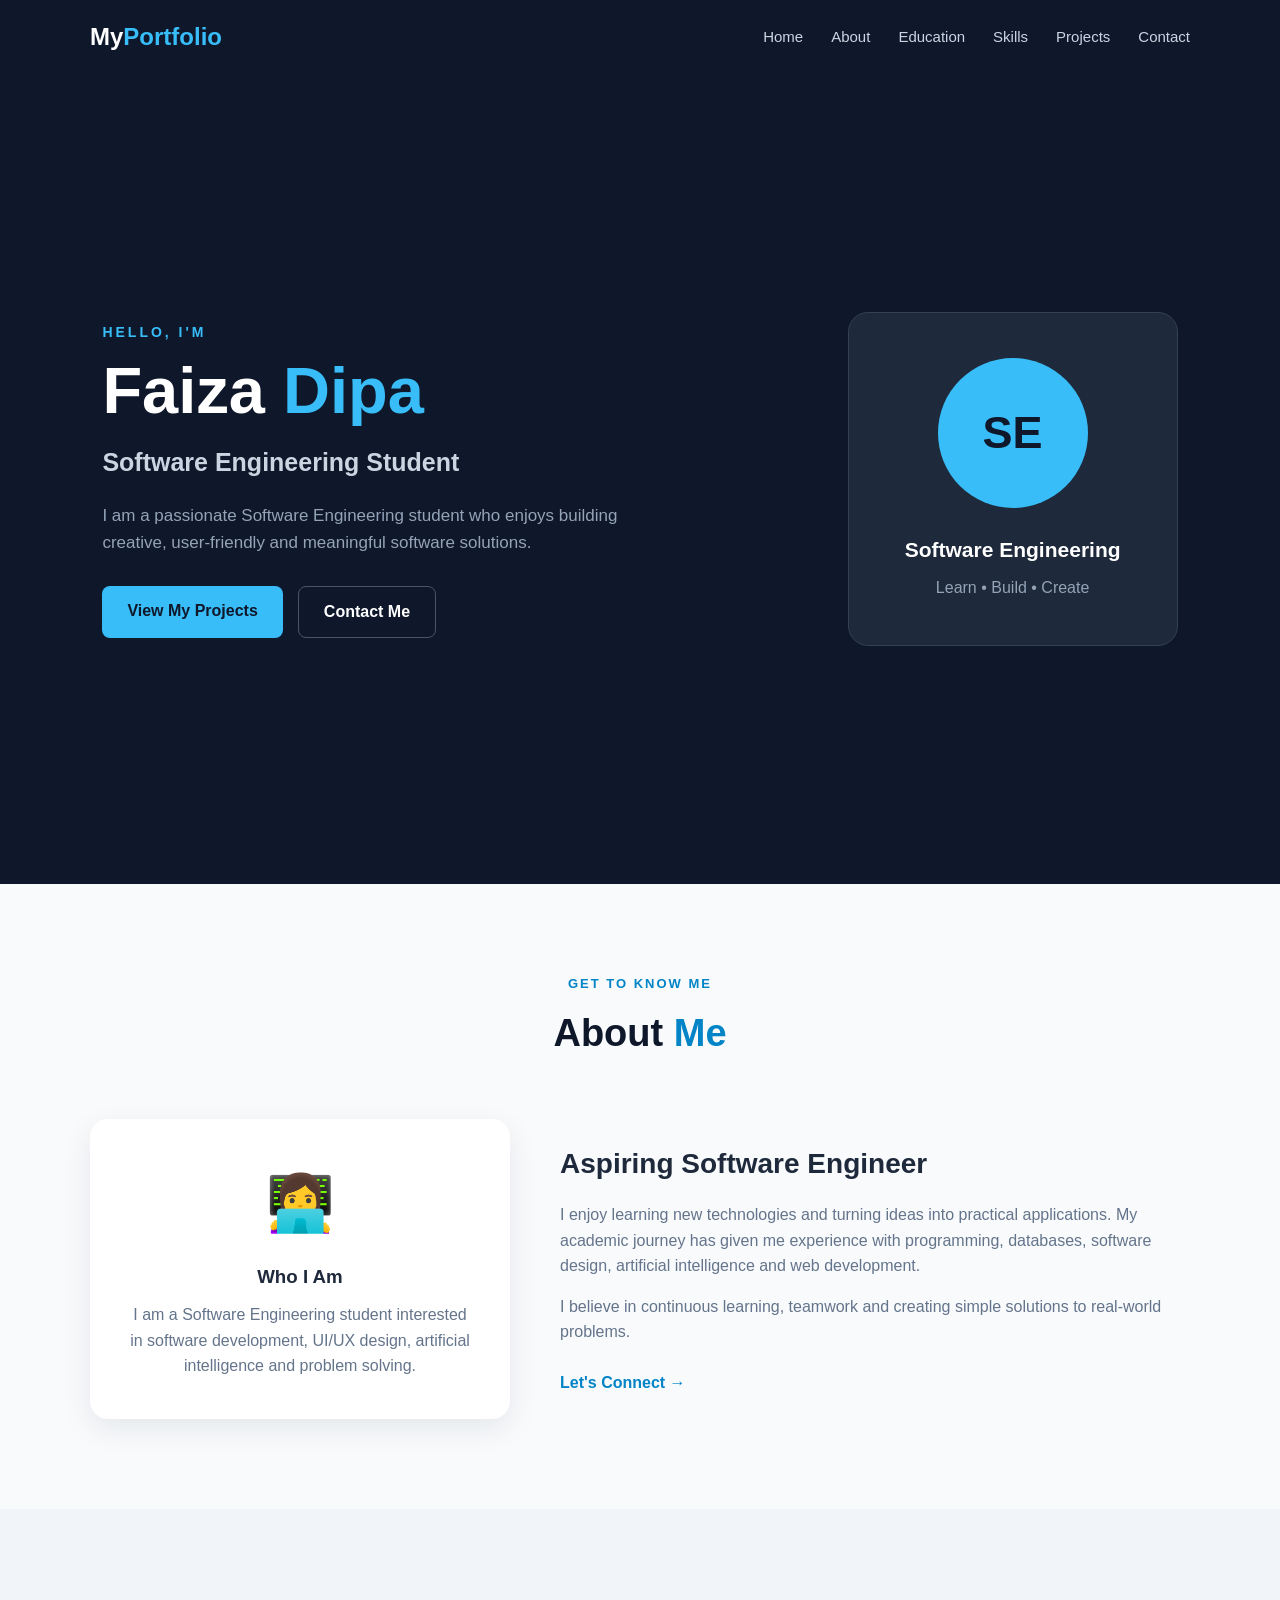
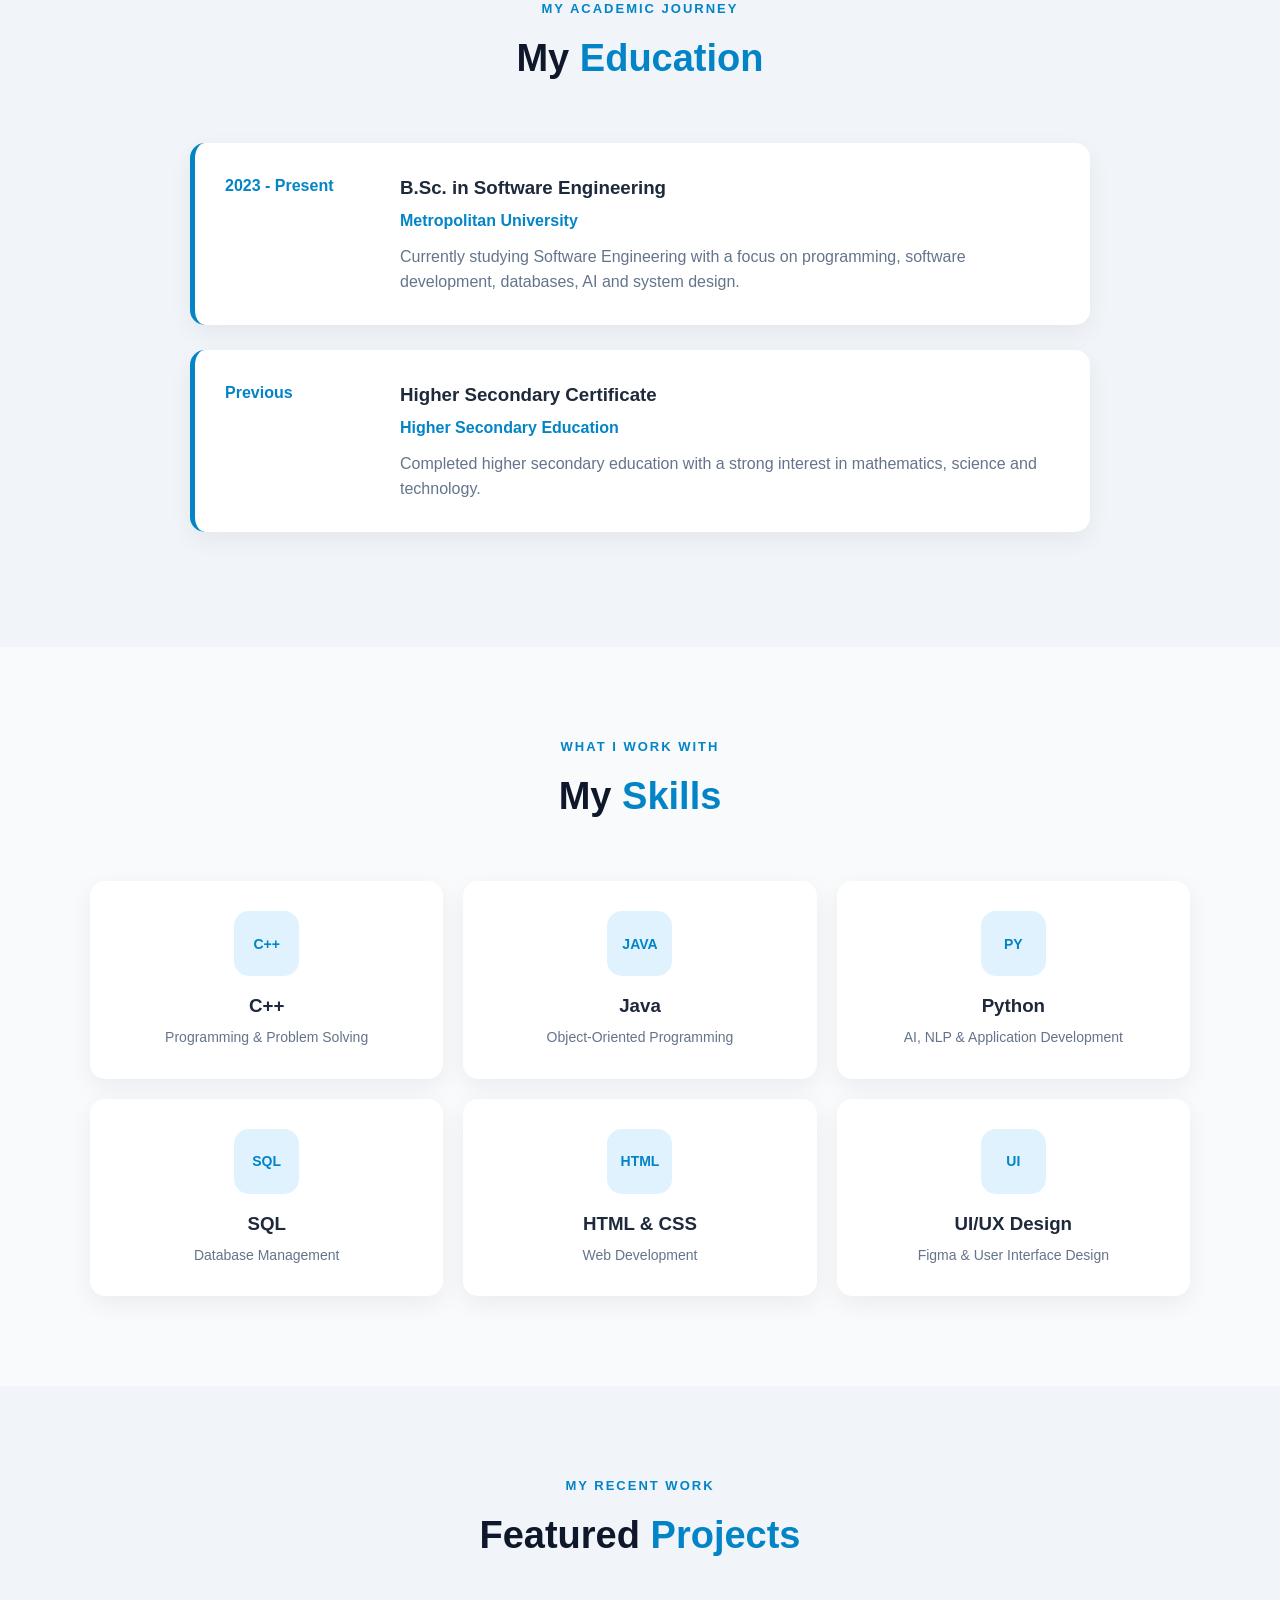
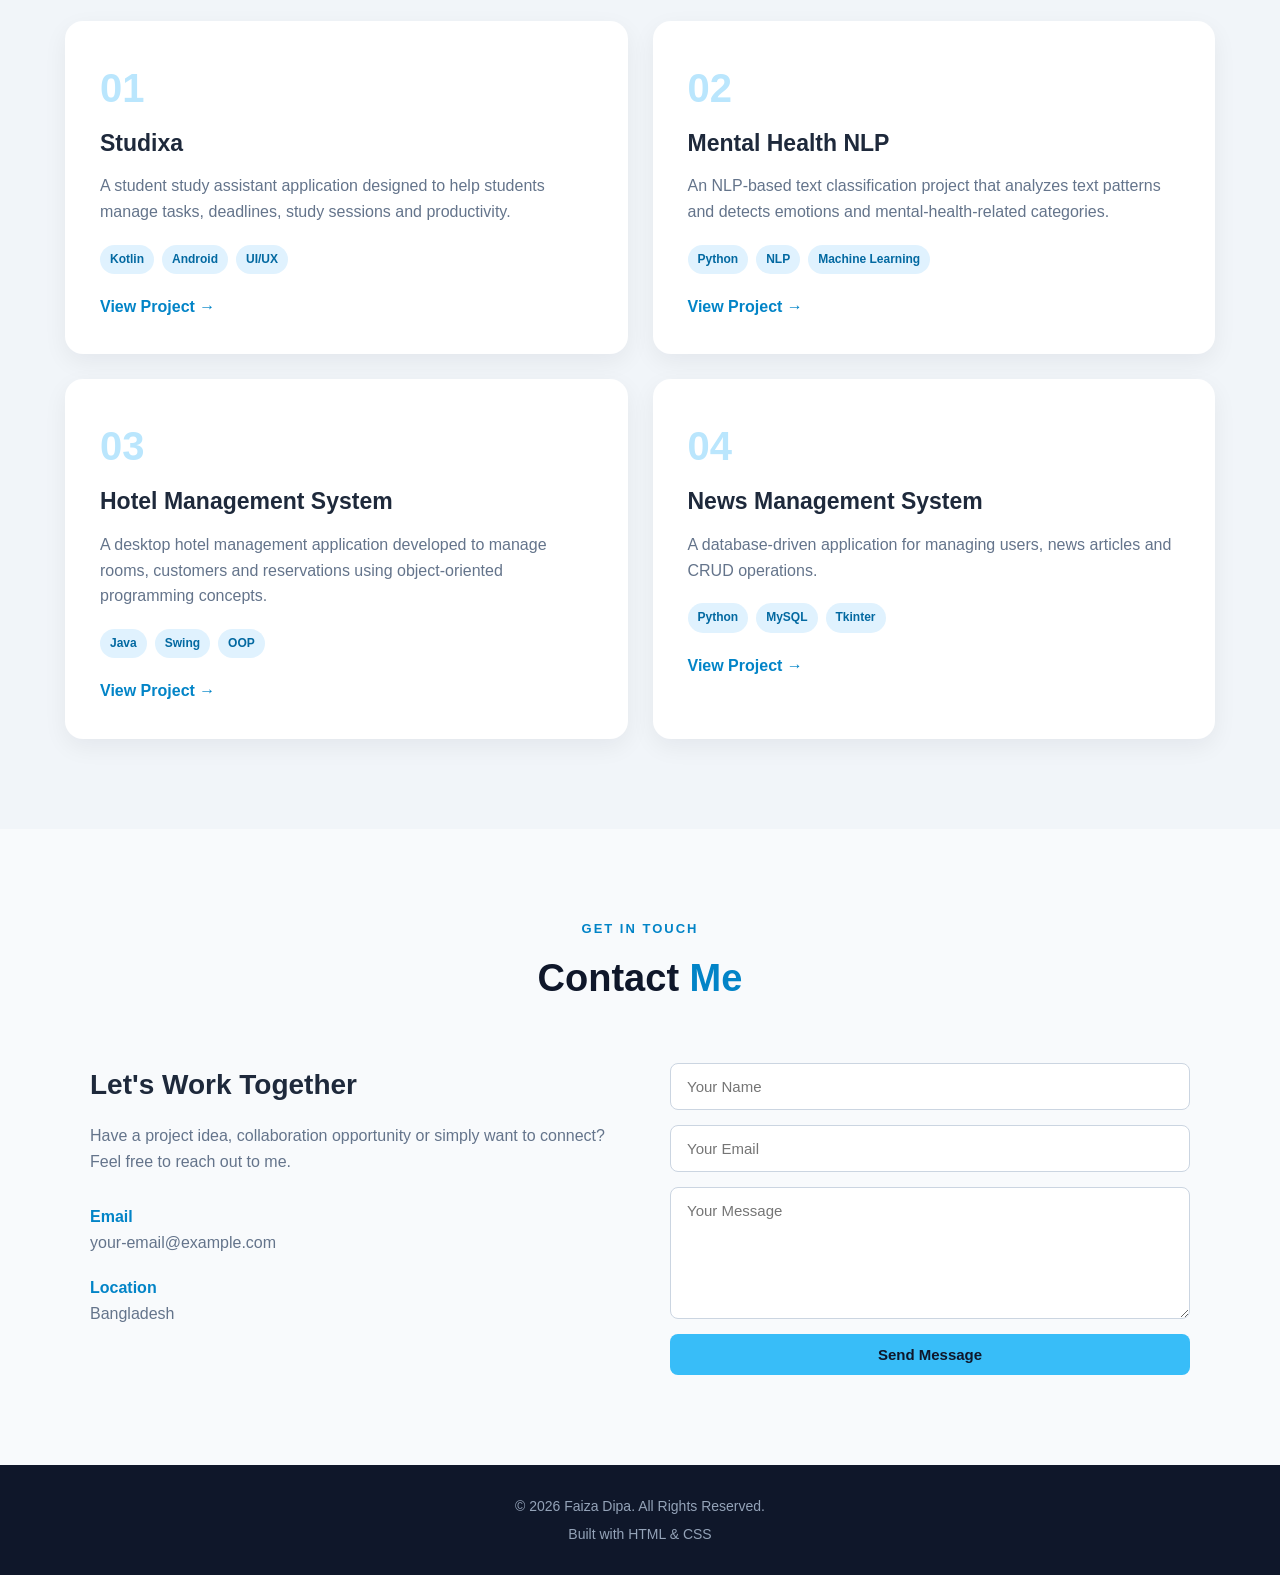
<file: ChatGPT/index.html>
<!DOCTYPE html>
<html lang="en">

<head>
    <meta charset="UTF-8">
    <meta name="viewport" content="width=device-width, initial-scale=1.0">

    <title>My Portfolio | Software Engineering Student</title>

    <link rel="stylesheet" href="style.css">
</head>

<body>

    <!-- Navigation Bar -->
    <header>
        <nav class="navbar">

            <div class="logo">
                My<span>Portfolio</span>
            </div>

            <ul class="nav-links">
                <li><a href="#home">Home</a></li>
                <li><a href="#about">About</a></li>
                <li><a href="#education">Education</a></li>
                <li><a href="#skills">Skills</a></li>
                <li><a href="#projects">Projects</a></li>
                <li><a href="#contact">Contact</a></li>
            </ul>

        </nav>
    </header>


    <!-- Home / Hero Section -->
    <section id="home" class="hero">

        <div class="hero-content">

            <p class="small-text">HELLO, I'M</p>

            <h1>Faiza <span>Dipa</span></h1>

            <h2>Software Engineering Student</h2>

            <p class="hero-description">
                I am a passionate Software Engineering student who enjoys
                building creative, user-friendly and meaningful software solutions.
            </p>

            <div class="hero-buttons">
                <a href="#projects" class="btn primary-btn">
                    View My Projects
                </a>

                <a href="#contact" class="btn secondary-btn">
                    Contact Me
                </a>
            </div>

        </div>

        <div class="hero-card">
            <div class="circle">
                SE
            </div>

            <h3>Software Engineering</h3>

            <p>Learn • Build • Create</p>
        </div>

    </section>


    <!-- About Me Section -->
    <section id="about" class="section">

        <div class="section-title">
            <p>GET TO KNOW ME</p>
            <h2>About <span>Me</span></h2>
        </div>

        <div class="about-container">

            <div class="about-card">
                <div class="about-icon">👩‍💻</div>
                <h3>Who I Am</h3>

                <p>
                    I am a Software Engineering student interested in software
                    development, UI/UX design, artificial intelligence and
                    problem solving.
                </p>
            </div>

            <div class="about-text">

                <h3>Aspiring Software Engineer</h3>

                <p>
                    I enjoy learning new technologies and turning ideas into
                    practical applications. My academic journey has given me
                    experience with programming, databases, software design,
                    artificial intelligence and web development.
                </p>

                <p>
                    I believe in continuous learning, teamwork and creating
                    simple solutions to real-world problems.
                </p>

                <a href="#contact" class="text-link">
                    Let's Connect →
                </a>

            </div>

        </div>

    </section>


    <!-- Education Section -->
    <section id="education" class="section education-section">

        <div class="section-title">
            <p>MY ACADEMIC JOURNEY</p>
            <h2>My <span>Education</span></h2>
        </div>

        <div class="education-container">

            <div class="education-card">

                <div class="education-year">
                    2023 - Present
                </div>

                <div>
                    <h3>B.Sc. in Software Engineering</h3>

                    <h4>Metropolitan University</h4>

                    <p>
                        Currently studying Software Engineering with a focus on
                        programming, software development, databases, AI and
                        system design.
                    </p>
                </div>

            </div>


            <div class="education-card">

                <div class="education-year">
                    Previous
                </div>

                <div>
                    <h3>Higher Secondary Certificate</h3>

                    <h4>Higher Secondary Education</h4>

                    <p>
                        Completed higher secondary education with a strong
                        interest in mathematics, science and technology.
                    </p>
                </div>

            </div>

        </div>

    </section>


    <!-- Skills Section -->
    <section id="skills" class="section">

        <div class="section-title">
            <p>WHAT I WORK WITH</p>
            <h2>My <span>Skills</span></h2>
        </div>


        <div class="skills-container">

            <div class="skill-card">
                <div class="skill-icon">C++</div>
                <h3>C++</h3>
                <p>Programming & Problem Solving</p>
            </div>

            <div class="skill-card">
                <div class="skill-icon">JAVA</div>
                <h3>Java</h3>
                <p>Object-Oriented Programming</p>
            </div>

            <div class="skill-card">
                <div class="skill-icon">PY</div>
                <h3>Python</h3>
                <p>AI, NLP & Application Development</p>
            </div>

            <div class="skill-card">
                <div class="skill-icon">SQL</div>
                <h3>SQL</h3>
                <p>Database Management</p>
            </div>

            <div class="skill-card">
                <div class="skill-icon">HTML</div>
                <h3>HTML & CSS</h3>
                <p>Web Development</p>
            </div>

            <div class="skill-card">
                <div class="skill-icon">UI</div>
                <h3>UI/UX Design</h3>
                <p>Figma & User Interface Design</p>
            </div>

        </div>

    </section>


    <!-- Projects Section -->
    <section id="projects" class="section projects-section">

        <div class="section-title">
            <p>MY RECENT WORK</p>
            <h2>Featured <span>Projects</span></h2>
        </div>


        <div class="projects-container">

            <div class="project-card">

                <div class="project-number">
                    01
                </div>

                <h3>Studixa</h3>

                <p>
                    A student study assistant application designed to help
                    students manage tasks, deadlines, study sessions and
                    productivity.
                </p>

                <div class="project-tags">
                    <span>Kotlin</span>
                    <span>Android</span>
                    <span>UI/UX</span>
                </div>

                <a href="#" class="project-link">
                    View Project →
                </a>

            </div>


            <div class="project-card">

                <div class="project-number">
                    02
                </div>

                <h3>Mental Health NLP</h3>

                <p>
                    An NLP-based text classification project that analyzes
                    text patterns and detects emotions and mental-health-related
                    categories.
                </p>

                <div class="project-tags">
                    <span>Python</span>
                    <span>NLP</span>
                    <span>Machine Learning</span>
                </div>

                <a href="#" class="project-link">
                    View Project →
                </a>

            </div>


            <div class="project-card">

                <div class="project-number">
                    03
                </div>

                <h3>Hotel Management System</h3>

                <p>
                    A desktop hotel management application developed to manage
                    rooms, customers and reservations using object-oriented
                    programming concepts.
                </p>

                <div class="project-tags">
                    <span>Java</span>
                    <span>Swing</span>
                    <span>OOP</span>
                </div>

                <a href="#" class="project-link">
                    View Project →
                </a>

            </div>


            <div class="project-card">

                <div class="project-number">
                    04
                </div>

                <h3>News Management System</h3>

                <p>
                    A database-driven application for managing users, news
                    articles and CRUD operations.
                </p>

                <div class="project-tags">
                    <span>Python</span>
                    <span>MySQL</span>
                    <span>Tkinter</span>
                </div>

                <a href="#" class="project-link">
                    View Project →
                </a>

            </div>

        </div>

    </section>


    <!-- Contact Section -->
    <section id="contact" class="section contact-section">

        <div class="section-title">
            <p>GET IN TOUCH</p>
            <h2>Contact <span>Me</span></h2>
        </div>


        <div class="contact-container">

            <div class="contact-info">

                <h3>Let's Work Together</h3>

                <p>
                    Have a project idea, collaboration opportunity or simply
                    want to connect? Feel free to reach out to me.
                </p>

                <div class="contact-item">
                    <strong>Email</strong>
                    <p>your-email@example.com</p>
                </div>

                <div class="contact-item">
                    <strong>Location</strong>
                    <p>Bangladesh</p>
                </div>

            </div>


            <form class="contact-form">

                <input
                    type="text"
                    placeholder="Your Name"
                    required
                >

                <input
                    type="email"
                    placeholder="Your Email"
                    required
                >

                <textarea
                    rows="6"
                    placeholder="Your Message"
                    required
                ></textarea>

                <button type="submit" class="btn primary-btn">
                    Send Message
                </button>

            </form>

        </div>

    </section>


    <!-- Footer -->
    <footer>

        <p>
            © 2026 Faiza Dipa. All Rights Reserved.
        </p>

        <p>
            Built with HTML & CSS
        </p>

    </footer>

</body>

</html>
</file>
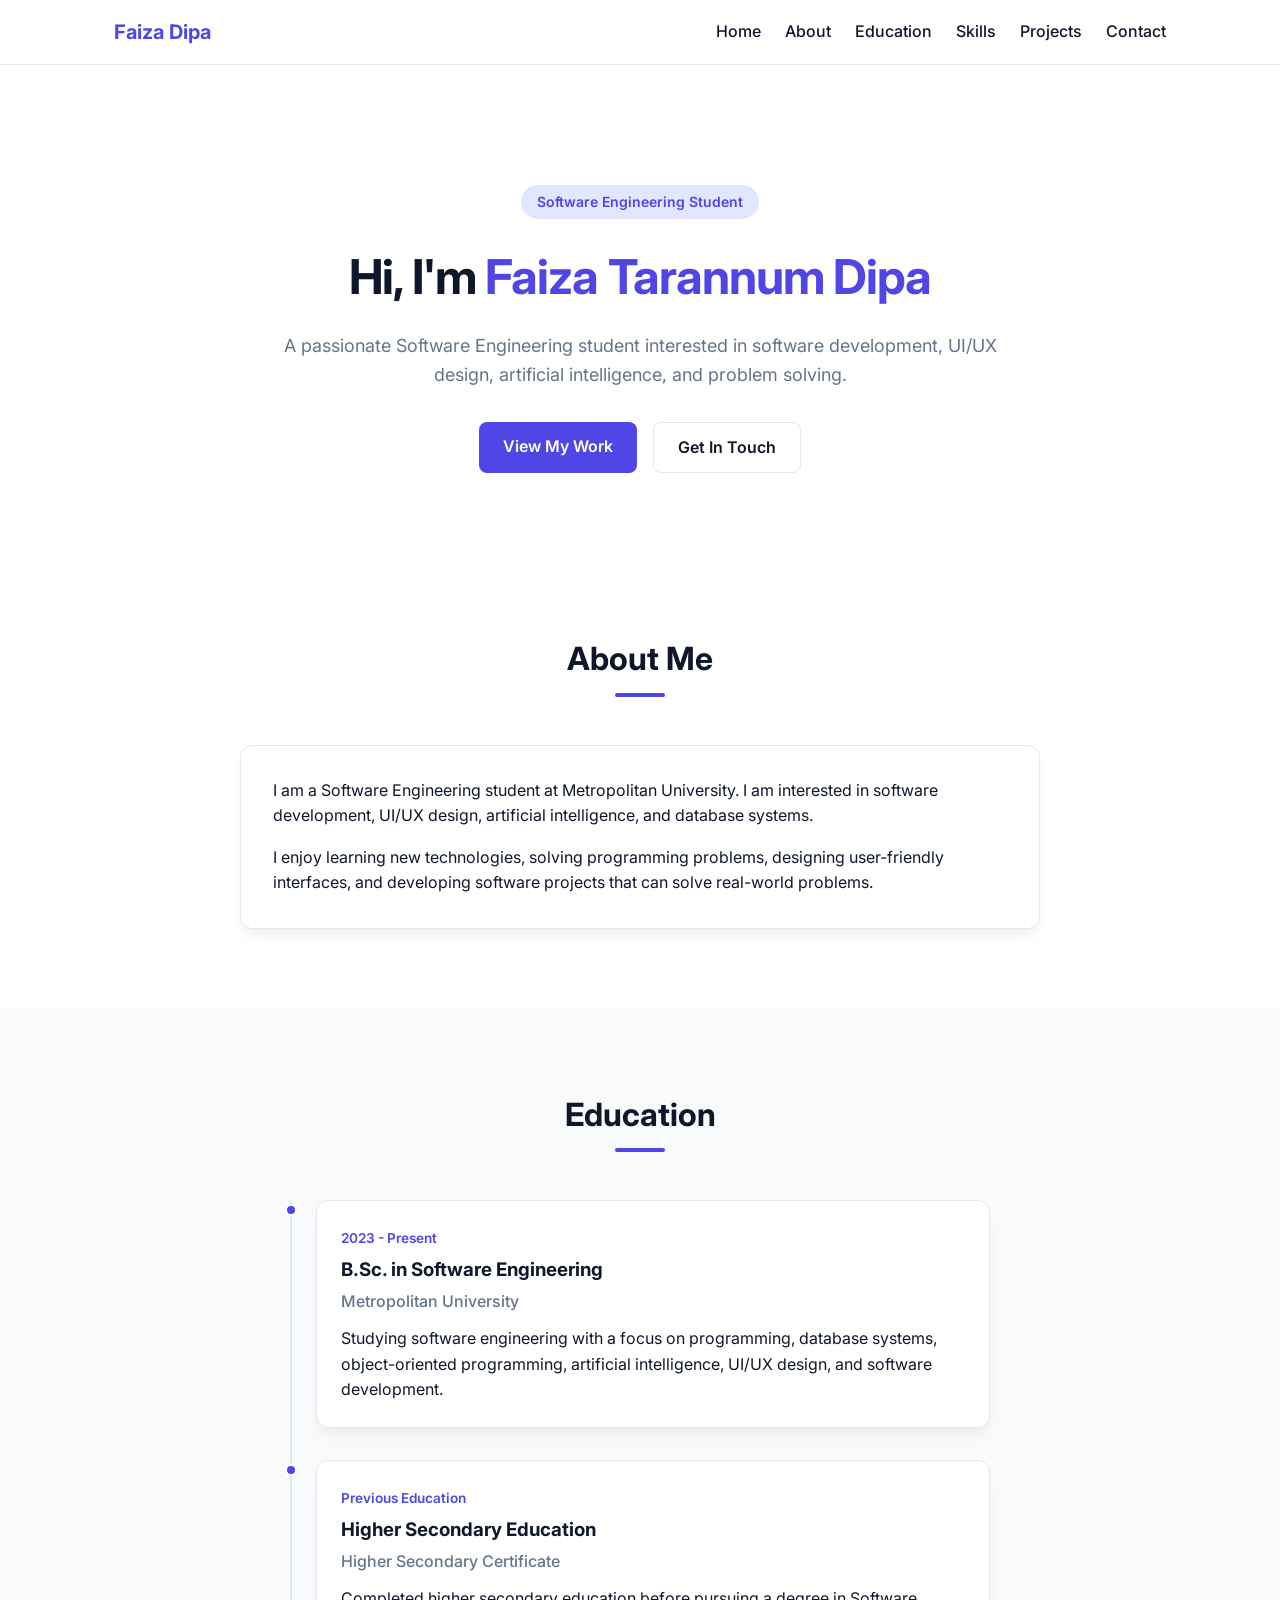
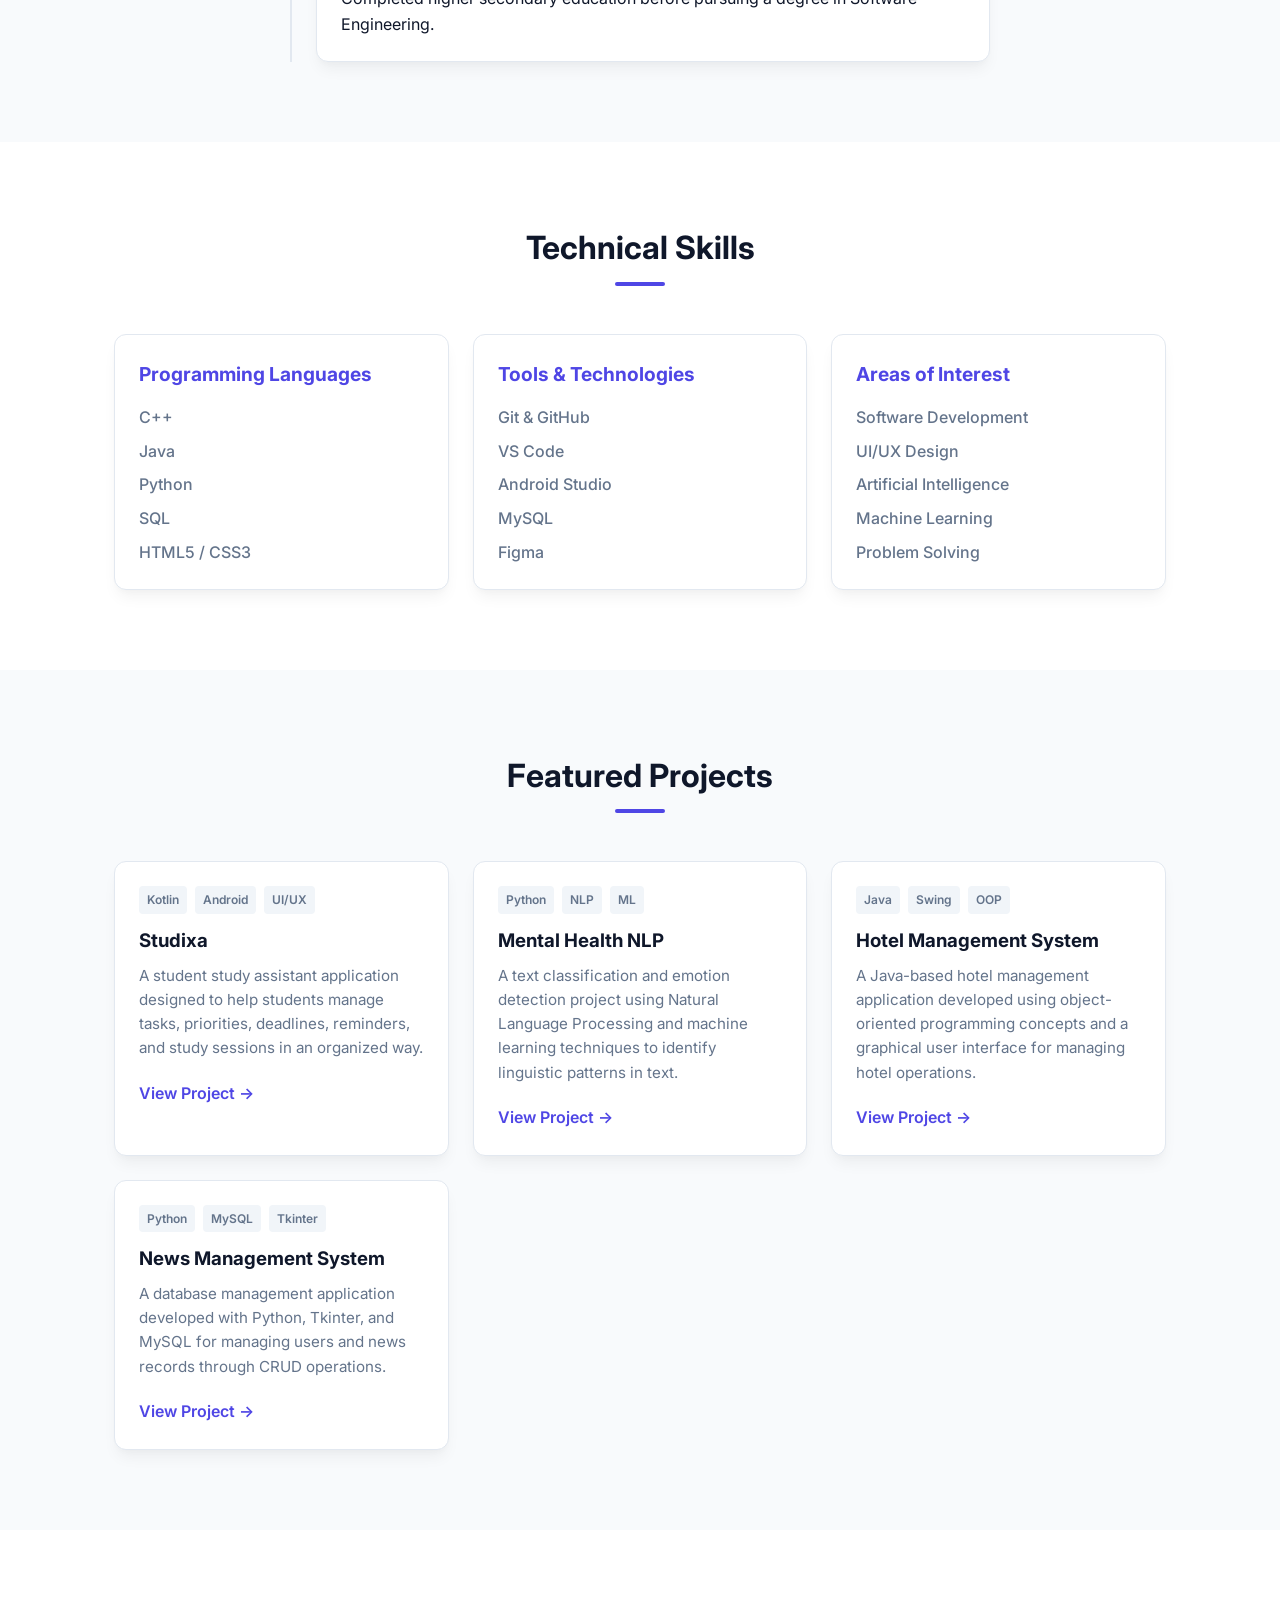
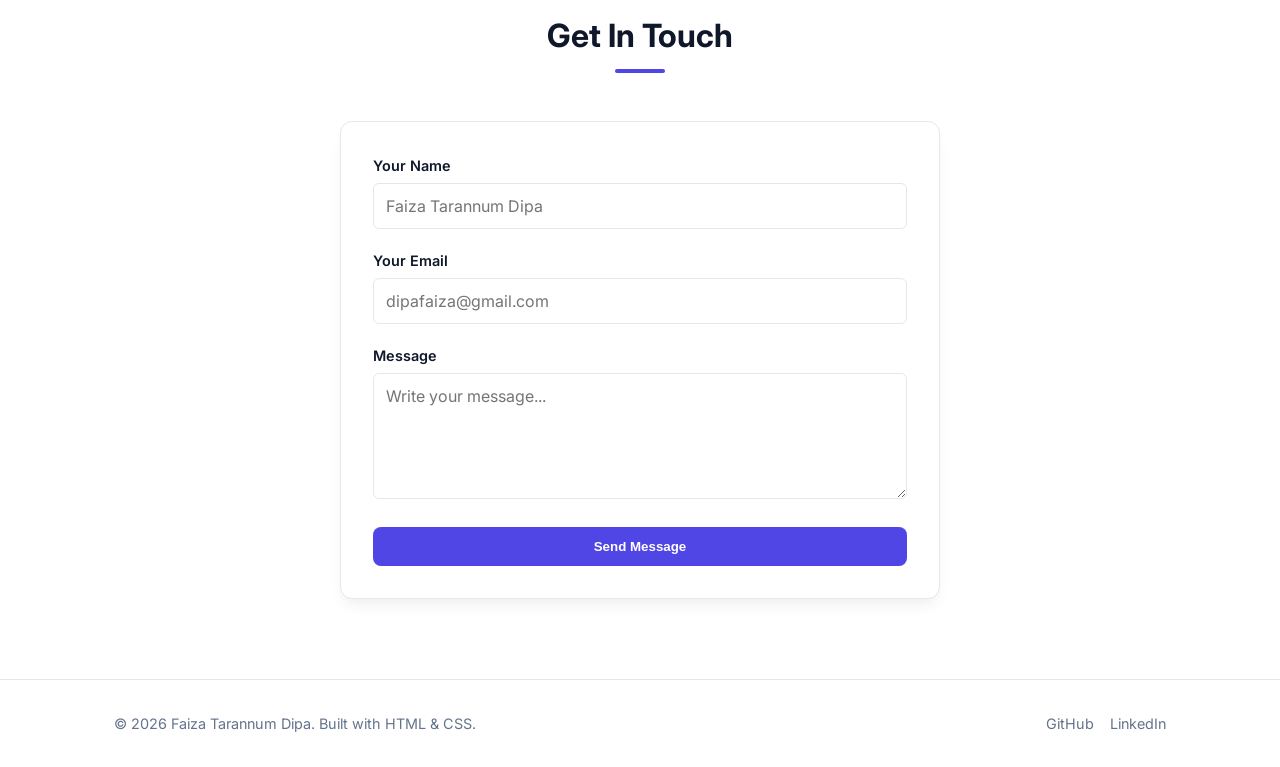
<file: Gemini/index.html>
<!DOCTYPE html>
<html lang="en">
<head>
  <meta charset="UTF-8">
  <meta name="viewport" content="width=device-width, initial-scale=1.0">
  <title>Faiza Dipa | Software Engineering Student</title>
  <link rel="stylesheet" href="style.css">

  <link rel="preconnect" href="https://fonts.googleapis.com">
  <link rel="preconnect" href="https://fonts.gstatic.com" crossorigin>
  <link href="https://fonts.googleapis.com/css2?family=Inter:wght@300;400;500;600;700&display=swap" rel="stylesheet">
</head>

<body>

  <!-- Navigation Bar -->
  <header>
    <nav class="navbar">
      <a href="#hero" class="nav-logo">Faiza Dipa</a>

      <ul class="nav-links">
        <li><a href="#hero">Home</a></li>
        <li><a href="#about">About</a></li>
        <li><a href="#education">Education</a></li>
        <li><a href="#skills">Skills</a></li>
        <li><a href="#projects">Projects</a></li>
        <li><a href="#contact">Contact</a></li>
      </ul>
    </nav>
  </header>


  <!-- 1. Hero / Home Section -->
  <section id="hero" class="hero-section">

    <div class="hero-content">

      <span class="badge">Software Engineering Student</span>

      <h1>
        Hi, I'm <span class="highlight">Faiza Tarannum Dipa</span>
      </h1>

      <p>
        A passionate Software Engineering student interested in software
        development, UI/UX design, artificial intelligence, and problem solving.
      </p>

      <div class="hero-buttons">
        <a href="#projects" class="btn btn-primary">View My Work</a>
        <a href="#contact" class="btn btn-secondary">Get In Touch</a>
      </div>

    </div>

  </section>


  <!-- 2. About Me Section -->
  <section id="about" class="section">

    <div class="container">

      <h2 class="section-title">About Me</h2>

      <div class="about-card">

        <p>
          I am a Software Engineering student at Metropolitan University.
          I am interested in software development, UI/UX design, artificial
          intelligence, and database systems.
        </p>

        <p>
          I enjoy learning new technologies, solving programming problems,
          designing user-friendly interfaces, and developing software projects
          that can solve real-world problems.
        </p>

      </div>

    </div>

  </section>


  <!-- 3. Education Section -->
  <section id="education" class="section bg-light">

    <div class="container">

      <h2 class="section-title">Education</h2>

      <div class="timeline">

        <div class="timeline-item">

          <div class="timeline-dot"></div>

          <div class="timeline-content">

            <span class="date">2023 - Present</span>

            <h3>B.Sc. in Software Engineering</h3>

            <p class="institution">
              Metropolitan University
            </p>

            <p>
              Studying software engineering with a focus on programming,
              database systems, object-oriented programming, artificial
              intelligence, UI/UX design, and software development.
            </p>

          </div>

        </div>


        <div class="timeline-item">

          <div class="timeline-dot"></div>

          <div class="timeline-content">

            <span class="date">Previous Education</span>

            <h3>Higher Secondary Education</h3>

            <p class="institution">
              Higher Secondary Certificate
            </p>

            <p>
              Completed higher secondary education before pursuing a degree
              in Software Engineering.
            </p>

          </div>

        </div>

      </div>

    </div>

  </section>


  <!-- 4. Skills Section -->
  <section id="skills" class="section">

    <div class="container">

      <h2 class="section-title">Technical Skills</h2>

      <div class="skills-grid">

        <div class="skill-card">

          <h3>Programming Languages</h3>

          <ul class="skill-list">
            <li>C++</li>
            <li>Java</li>
            <li>Python</li>
            <li>SQL</li>
            <li>HTML5 / CSS3</li>
          </ul>

        </div>


        <div class="skill-card">

          <h3>Tools & Technologies</h3>

          <ul class="skill-list">
            <li>Git & GitHub</li>
            <li>VS Code</li>
            <li>Android Studio</li>
            <li>MySQL</li>
            <li>Figma</li>
          </ul>

        </div>


        <div class="skill-card">

          <h3>Areas of Interest</h3>

          <ul class="skill-list">
            <li>Software Development</li>
            <li>UI/UX Design</li>
            <li>Artificial Intelligence</li>
            <li>Machine Learning</li>
            <li>Problem Solving</li>
          </ul>

        </div>

      </div>

    </div>

  </section>


  <!-- 5. Projects Section -->
  <section id="projects" class="section bg-light">

    <div class="container">

      <h2 class="section-title">Featured Projects</h2>

      <div class="projects-grid">


        <!-- Project 1 -->
        <div class="project-card">

          <div class="project-info">

            <div class="project-tags">
              <span>Kotlin</span>
              <span>Android</span>
              <span>UI/UX</span>
            </div>

            <h3>Studixa</h3>

            <p>
              A student study assistant application designed to help students
              manage tasks, priorities, deadlines, reminders, and study sessions
              in an organized way.
            </p>

            <a href="#" class="project-link">
              View Project &rarr;
            </a>

          </div>

        </div>


        <!-- Project 2 -->
        <div class="project-card">

          <div class="project-info">

            <div class="project-tags">
              <span>Python</span>
              <span>NLP</span>
              <span>ML</span>
            </div>

            <h3>Mental Health NLP</h3>

            <p>
              A text classification and emotion detection project using
              Natural Language Processing and machine learning techniques
              to identify linguistic patterns in text.
            </p>

            <a href="#" class="project-link">
              View Project &rarr;
            </a>

          </div>

        </div>


        <!-- Project 3 -->
        <div class="project-card">

          <div class="project-info">

            <div class="project-tags">
              <span>Java</span>
              <span>Swing</span>
              <span>OOP</span>
            </div>

            <h3>Hotel Management System</h3>

            <p>
              A Java-based hotel management application developed using
              object-oriented programming concepts and a graphical user
              interface for managing hotel operations.
            </p>

            <a href="#" class="project-link">
              View Project &rarr;
            </a>

          </div>

        </div>


        <!-- Project 4 -->
        <div class="project-card">

          <div class="project-info">

            <div class="project-tags">
              <span>Python</span>
              <span>MySQL</span>
              <span>Tkinter</span>
            </div>

            <h3>News Management System</h3>

            <p>
              A database management application developed with Python,
              Tkinter, and MySQL for managing users and news records
              through CRUD operations.
            </p>

            <a href="#" class="project-link">
              View Project &rarr;
            </a>

          </div>

        </div>

      </div>

    </div>

  </section>


  <!-- 6. Contact Section -->
  <section id="contact" class="section">

    <div class="container">

      <h2 class="section-title">Get In Touch</h2>

      <div class="contact-wrapper">

        <form class="contact-form">

          <div class="form-group">

            <label for="name">Your Name</label>

            <input
              type="text"
              id="name"
              placeholder="Faiza Tarannum Dipa"
              required
            >

          </div>


          <div class="form-group">

            <label for="email">Your Email</label>

            <input
              type="email"
              id="email"
              placeholder="dipafaiza@gmail.com"
              required
            >

          </div>


          <div class="form-group">

            <label for="message">Message</label>

            <textarea
              id="message"
              rows="5"
              placeholder="Write your message..."
              required
            ></textarea>

          </div>


          <button
            type="submit"
            class="btn btn-primary btn-full"
          >
            Send Message
          </button>

        </form>

      </div>

    </div>

  </section>


  <!-- Footer -->
  <footer>

    <div class="container footer-content">

      <p>
        &copy; 2026 Faiza Tarannum Dipa. Built with HTML & CSS.
      </p>

      <div class="social-links">

        <a href="#">GitHub</a>
        <a href="#">LinkedIn</a>

      </div>

    </div>

  </footer>

</body>
</html>
</file>
<file: ChatGPT/style.css>
/* ==============================
   BASIC RESET
================================= */

* {
    margin: 0;
    padding: 0;
    box-sizing: border-box;
}

html {
    scroll-behavior: smooth;
}

body {
    font-family: "Segoe UI", Arial, sans-serif;
    background: #f8fafc;
    color: #1e293b;
    line-height: 1.6;
}


/* ==============================
   NAVIGATION BAR
================================= */

header {
    width: 100%;
    background: #0f172a;
    position: sticky;
    top: 0;
    z-index: 1000;
}

.navbar {
    max-width: 1150px;
    margin: auto;
    padding: 18px 25px;

    display: flex;
    justify-content: space-between;
    align-items: center;
}

.logo {
    color: white;
    font-size: 24px;
    font-weight: 700;
}

.logo span {
    color: #38bdf8;
}

.nav-links {
    list-style: none;

    display: flex;
    gap: 28px;
}

.nav-links a {
    color: #cbd5e1;
    text-decoration: none;
    font-size: 15px;
    font-weight: 500;

    transition: 0.3s;
}

.nav-links a:hover {
    color: #38bdf8;
}


/* ==============================
   HERO SECTION
================================= */

.hero {
    min-height: 90vh;
    padding: 80px 8%;

    background: #0f172a;
    color: white;

    display: flex;
    justify-content: space-between;
    align-items: center;
    gap: 60px;
}

.hero-content {
    max-width: 650px;
}

.small-text {
    color: #38bdf8;
    font-size: 14px;
    font-weight: 700;
    letter-spacing: 3px;
    margin-bottom: 12px;
}

.hero h1 {
    font-size: 65px;
    line-height: 1.1;
    margin-bottom: 15px;
}

.hero h1 span {
    color: #38bdf8;
}

.hero h2 {
    color: #cbd5e1;
    font-size: 25px;
    margin-bottom: 20px;
}

.hero-description {
    color: #94a3b8;
    max-width: 580px;
    font-size: 17px;
    margin-bottom: 30px;
}


/* Buttons */

.hero-buttons {
    display: flex;
    gap: 15px;
    flex-wrap: wrap;
}

.btn {
    display: inline-block;
    padding: 12px 25px;
    border-radius: 8px;

    text-decoration: none;
    font-weight: 600;

    transition: 0.3s;
}

.primary-btn {
    background: #38bdf8;
    color: #0f172a;
}

.primary-btn:hover {
    transform: translateY(-3px);
    background: #7dd3fc;
    box-shadow: 0 10px 25px rgba(56, 189, 248, 0.25);
}

.secondary-btn {
    border: 1px solid #475569;
    color: white;
}

.secondary-btn:hover {
    border-color: #38bdf8;
    color: #38bdf8;
    transform: translateY(-3px);
}


/* Hero Card */

.hero-card {
    width: 330px;
    padding: 45px 30px;

    text-align: center;

    border: 1px solid #334155;
    border-radius: 20px;

    background: #1e293b;

    transition: 0.3s;
}

.hero-card:hover {
    transform: translateY(-8px);
    border-color: #38bdf8;
}

.circle {
    width: 150px;
    height: 150px;

    margin: auto;
    margin-bottom: 25px;

    border-radius: 50%;

    background: #38bdf8;
    color: #0f172a;

    display: flex;
    justify-content: center;
    align-items: center;

    font-size: 45px;
    font-weight: 800;
}

.hero-card h3 {
    font-size: 21px;
    margin-bottom: 8px;
}

.hero-card p {
    color: #94a3b8;
}


/* ==============================
   GENERAL SECTION
================================= */

.section {
    max-width: 1150px;
    margin: auto;
    padding: 90px 25px;
}

.section-title {
    text-align: center;
    margin-bottom: 55px;
}

.section-title p {
    color: #0284c7;
    font-size: 13px;
    font-weight: 700;
    letter-spacing: 2px;
    margin-bottom: 8px;
}

.section-title h2 {
    font-size: 38px;
    color: #0f172a;
}

.section-title h2 span {
    color: #0284c7;
}


/* ==============================
   ABOUT
================================= */

.about-container {
    display: grid;
    grid-template-columns: 1fr 1.5fr;
    gap: 50px;
    align-items: center;
}

.about-card {
    padding: 40px;

    background: white;
    border-radius: 18px;

    text-align: center;

    box-shadow: 0 10px 30px rgba(15, 23, 42, 0.08);

    transition: 0.3s;
}

.about-card:hover {
    transform: translateY(-7px);
}

.about-icon {
    font-size: 55px;
    margin-bottom: 15px;
}

.about-card h3 {
    margin-bottom: 10px;
}

.about-card p,
.about-text p {
    color: #64748b;
}

.about-text h3 {
    font-size: 28px;
    margin-bottom: 15px;
}

.about-text p {
    margin-bottom: 15px;
}

.text-link {
    display: inline-block;
    margin-top: 10px;

    color: #0284c7;
    text-decoration: none;
    font-weight: 700;
}

.text-link:hover {
    color: #0369a1;
}


/* ==============================
   EDUCATION
================================= */

.education-section {
    max-width: none;
    background: #f1f5f9;
}

.education-container {
    max-width: 900px;
    margin: auto;
}

.education-card {
    background: white;

    padding: 30px;

    margin-bottom: 25px;

    border-radius: 15px;

    display: grid;
    grid-template-columns: 150px 1fr;
    gap: 25px;

    border-left: 5px solid #0284c7;

    box-shadow: 0 8px 25px rgba(15, 23, 42, 0.06);

    transition: 0.3s;
}

.education-card:hover {
    transform: translateX(7px);
}

.education-year {
    color: #0284c7;
    font-weight: 700;
}

.education-card h3 {
    margin-bottom: 5px;
}

.education-card h4 {
    color: #0284c7;
    margin-bottom: 10px;
}

.education-card p {
    color: #64748b;
}


/* ==============================
   SKILLS
================================= */

.skills-container {
    display: grid;

    grid-template-columns: repeat(3, 1fr);

    gap: 20px;
}

.skill-card {
    background: white;

    padding: 30px;

    border-radius: 15px;

    text-align: center;

    box-shadow: 0 8px 25px rgba(15, 23, 42, 0.06);

    transition: 0.3s;
}

.skill-card:hover {
    transform: translateY(-8px);
    box-shadow: 0 15px 35px rgba(15, 23, 42, 0.12);
}

.skill-icon {
    width: 65px;
    height: 65px;

    margin: auto;
    margin-bottom: 15px;

    border-radius: 15px;

    background: #e0f2fe;
    color: #0284c7;

    display: flex;
    justify-content: center;
    align-items: center;

    font-size: 14px;
    font-weight: 800;
}

.skill-card h3 {
    margin-bottom: 5px;
}

.skill-card p {
    color: #64748b;
    font-size: 14px;
}


/* ==============================
   PROJECTS
================================= */

.projects-section {
    max-width: none;
    background: #f1f5f9;
}

.projects-container {
    max-width: 1150px;
    margin: auto;

    display: grid;
    grid-template-columns: repeat(2, 1fr);

    gap: 25px;
}

.project-card {
    background: white;

    padding: 35px;

    border-radius: 18px;

    position: relative;

    box-shadow: 0 8px 25px rgba(15, 23, 42, 0.06);

    transition: 0.3s;
}

.project-card:hover {
    transform: translateY(-8px);
    box-shadow: 0 15px 35px rgba(15, 23, 42, 0.12);
}

.project-number {
    color: #bae6fd;
    font-size: 40px;
    font-weight: 800;

    margin-bottom: 5px;
}

.project-card h3 {
    font-size: 23px;
    margin-bottom: 12px;
}

.project-card p {
    color: #64748b;
    margin-bottom: 20px;
}

.project-tags {
    display: flex;
    gap: 8px;
    flex-wrap: wrap;

    margin-bottom: 20px;
}

.project-tags span {
    background: #e0f2fe;
    color: #0369a1;

    padding: 5px 10px;

    border-radius: 20px;

    font-size: 12px;
    font-weight: 600;
}

.project-link {
    color: #0284c7;
    text-decoration: none;
    font-weight: 700;
}

.project-link:hover {
    color: #0369a1;
}


/* ==============================
   CONTACT
================================= */

.contact-container {
    display: grid;

    grid-template-columns: 1fr 1fr;

    gap: 60px;
}

.contact-info h3 {
    font-size: 28px;
    margin-bottom: 15px;
}

.contact-info > p {
    color: #64748b;
    margin-bottom: 30px;
}

.contact-item {
    margin-bottom: 20px;
}

.contact-item strong {
    color: #0284c7;
}

.contact-item p {
    color: #64748b;
}


/* Contact Form */

.contact-form {
    display: flex;
    flex-direction: column;
    gap: 15px;
}

.contact-form input,
.contact-form textarea {
    width: 100%;

    padding: 14px 16px;

    border: 1px solid #cbd5e1;
    border-radius: 8px;

    font-family: inherit;
    font-size: 15px;

    outline: none;

    transition: 0.3s;
}

.contact-form input:focus,
.contact-form textarea:focus {
    border-color: #0284c7;

    box-shadow: 0 0 0 3px rgba(2, 132, 199, 0.1);
}

.contact-form textarea {
    resize: vertical;
}

.contact-form button {
    border: none;
    cursor: pointer;
    font-size: 15px;
}


/* ==============================
   FOOTER
================================= */

footer {
    background: #0f172a;
    color: #94a3b8;

    padding: 25px;

    text-align: center;

    font-size: 14px;
}

footer p {
    margin: 5px;
}


/* ==============================
   RESPONSIVE DESIGN
================================= */

@media (max-width: 900px) {

    .nav-links {
        gap: 15px;
    }

    .hero {
        padding: 70px 6%;
    }

    .hero h1 {
        font-size: 50px;
    }

    .skills-container {
        grid-template-columns: repeat(2, 1fr);
    }

    .projects-container {
        grid-template-columns: 1fr;
    }
}


@media (max-width: 700px) {

    .navbar {
        flex-direction: column;
        gap: 15px;
    }

    .nav-links {
        flex-wrap: wrap;
        justify-content: center;
    }

    .hero {
        min-height: auto;

        padding: 70px 25px;

        flex-direction: column;

        text-align: center;
    }

    .hero h1 {
        font-size: 45px;
    }

    .hero h2 {
        font-size: 21px;
    }

    .hero-buttons {
        justify-content: center;
    }

    .hero-card {
        width: 100%;
        max-width: 330px;
    }

    .about-container {
        grid-template-columns: 1fr;
    }

    .education-card {
        grid-template-columns: 1fr;
        gap: 10px;
    }

    .skills-container {
        grid-template-columns: 1fr;
    }

    .contact-container {
        grid-template-columns: 1fr;
        gap: 40px;
    }

    .section {
        padding: 70px 20px;
    }

    .section-title h2 {
        font-size: 32px;
    }
}


@media (max-width: 450px) {

    .nav-links {
        gap: 10px;
    }

    .nav-links a {
        font-size: 13px;
    }

    .hero h1 {
        font-size: 38px;
    }

    .hero h2 {
        font-size: 18px;
    }

    .hero-description {
        font-size: 15px;
    }

    .hero-buttons {
        flex-direction: column;
    }

    .hero-buttons .btn {
        width: 100%;
        text-align: center;
    }
}
</file>
<file: Gemini/style.css>
/* --- Global Variables & Reset --- */
:root {
  --primary: #4f46e5;       /* Modern Indigo */
  --primary-hover: #4338ca;
  --text-dark: #0f172a;     /* Deep Slate */
  --text-muted: #64748b;    /* Slate Gray */
  --bg-light: #f8fafc;      /* Off-White */
  --bg-white: #ffffff;
  --border-color: #e2e8f0;
  --radius: 12px;
  --shadow: 0 10px 15px -3px rgba(0, 0, 0, 0.05), 0 4px 6px -2px rgba(0, 0, 0, 0.02);
  --shadow-hover: 0 20px 25px -5px rgba(0, 0, 0, 0.1), 0 10px 10px -5px rgba(0, 0, 0, 0.04);
  --transition: all 0.3s ease;
}

* {
  margin: 0;
  padding: 0;
  box-sizing: border-box;
}

html {
  scroll-behavior: smooth; /* Smooth scrolling for nav links */
}

body {
  font-family: 'Inter', system-ui, -apple-system, sans-serif;
  color: var(--text-dark);
  background-color: var(--bg-white);
  line-height: 1.6;
}

/* --- Layout Containers & Utility Classes --- */
.container {
  max-width: 1100px;
  margin: 0 auto;
  padding: 0 24px;
}

.section {
  padding: 80px 0;
}

.bg-light {
  background-color: var(--bg-light);
}

.section-title {
  font-size: 2rem;
  font-weight: 700;
  text-align: center;
  margin-bottom: 48px;
  position: relative;
}

.section-title::after {
  content: '';
  display: block;
  width: 50px;
  height: 4px;
  background-color: var(--primary);
  margin: 8px auto 0;
  border-radius: 2px;
}

/* --- Navigation --- */
header {
  position: sticky;
  top: 0;
  background-color: rgba(255, 255, 255, 0.9);
  backdrop-filter: blur(8px);
  z-index: 1000;
  border-bottom: 1px solid var(--border-color);
}

.navbar {
  display: flex;
  justify-content: space-between;
  align-items: center;
  max-width: 1100px;
  margin: 0 auto;
  padding: 16px 24px;
}

.nav-logo {
  font-size: 1.25rem;
  font-weight: 700;
  color: var(--primary);
  text-decoration: none;
}

.nav-links {
  display: flex;
  list-style: none;
  gap: 24px;
}

.nav-links a {
  text-decoration: none;
  color: var(--text-dark);
  font-weight: 500;
  transition: var(--transition);
}

.nav-links a:hover {
  color: var(--primary);
}

/* --- Buttons --- */
.btn {
  display: inline-block;
  padding: 12px 24px;
  border-radius: 8px;
  font-weight: 600;
  text-decoration: none;
  transition: var(--transition);
  border: none;
  cursor: pointer;
}

.btn-primary {
  background-color: var(--primary);
  color: #fff;
}

.btn-primary:hover {
  background-color: var(--primary-hover);
  transform: translateY(-2px);
}

.btn-secondary {
  background-color: transparent;
  color: var(--text-dark);
  border: 1px solid var(--border-color);
}

.btn-secondary:hover {
  background-color: var(--bg-light);
  transform: translateY(-2px);
}

.btn-full {
  width: 100%;
}

/* --- Hero Section --- */
.hero-section {
  padding: 120px 24px 80px;
  text-align: center;
  max-width: 800px;
  margin: 0 auto;
}

.badge {
  background-color: #e0e7ff;
  color: var(--primary);
  padding: 6px 16px;
  border-radius: 20px;
  font-size: 0.875rem;
  font-weight: 600;
  display: inline-block;
  margin-bottom: 20px;
}

.hero-content h1 {
  font-size: 3rem;
  font-weight: 700;
  margin-bottom: 16px;
  letter-spacing: -0.02em;
}

.highlight {
  color: var(--primary);
}

.hero-content p {
  font-size: 1.125rem;
  color: var(--text-muted);
  margin-bottom: 32px;
}

.hero-buttons {
  display: flex;
  justify-content: center;
  gap: 16px;
}

/* --- About Section --- */
.about-card {
  background-color: var(--bg-white);
  padding: 32px;
  border-radius: var(--radius);
  border: 1px solid var(--border-color);
  box-shadow: var(--shadow);
  max-width: 800px;
  margin: 0 auto;
}

.about-card p + p {
  margin-top: 16px;
}

/* --- Education Section --- */
.timeline {
  max-width: 700px;
  margin: 0 auto;
  border-left: 2px solid var(--border-color);
  padding-left: 24px;
  display: flex;
  flex-direction: column;
  gap: 32px;
}

.timeline-item {
  position: relative;
}

.timeline-dot {
  position: absolute;
  left: -31px;
  top: 4px;
  width: 12px;
  height: 12px;
  background-color: var(--primary);
  border-radius: 50%;
  border: 2px solid var(--bg-white);
}

.timeline-content {
  background-color: var(--bg-white);
  padding: 24px;
  border-radius: var(--radius);
  border: 1px solid var(--border-color);
  box-shadow: var(--shadow);
}

.timeline-content .date {
  font-size: 0.85rem;
  font-weight: 600;
  color: var(--primary);
}

.timeline-content h3 {
  margin: 4px 0;
}

.timeline-content .institution {
  font-weight: 500;
  color: var(--text-muted);
  margin-bottom: 12px;
}

/* --- Skills Section --- */
.skills-grid {
  display: grid;
  grid-template-columns: repeat(auto-fit, minmax(250px, 1fr));
  gap: 24px;
}

.skill-card {
  background-color: var(--bg-white);
  padding: 24px;
  border-radius: var(--radius);
  border: 1px solid var(--border-color);
  box-shadow: var(--shadow);
  transition: var(--transition);
}

.skill-card:hover {
  transform: translateY(-4px);
  box-shadow: var(--shadow-hover);
}

.skill-card h3 {
  margin-bottom: 16px;
  font-size: 1.2rem;
  color: var(--primary);
}

.skill-list {
  list-style: none;
  display: flex;
  flex-direction: column;
  gap: 8px;
}

.skill-list li {
  color: var(--text-muted);
  font-weight: 500;
}

/* --- Projects Section --- */
.projects-grid {
  display: grid;
  grid-template-columns: repeat(auto-fit, minmax(300px, 1fr));
  gap: 24px;
}

.project-card {
  background-color: var(--bg-white);
  border-radius: var(--radius);
  border: 1px solid var(--border-color);
  box-shadow: var(--shadow);
  padding: 24px;
  transition: var(--transition);
  display: flex;
  flex-direction: column;
  justify-content: space-between;
}

.project-card:hover {
  transform: translateY(-6px);
  box-shadow: var(--shadow-hover);
}

.project-tags {
  display: flex;
  gap: 8px;
  margin-bottom: 12px;
}

.project-tags span {
  font-size: 0.75rem;
  background-color: #f1f5f9;
  color: var(--text-muted);
  padding: 4px 8px;
  border-radius: 4px;
  font-weight: 600;
}

.project-info h3 {
  margin-bottom: 8px;
}

.project-info p {
  color: var(--text-muted);
  font-size: 0.95rem;
  margin-bottom: 20px;
}

.project-link {
  color: var(--primary);
  text-decoration: none;
  font-weight: 600;
  transition: var(--transition);
}

.project-link:hover {
  text-decoration: underline;
}

/* --- Contact Section --- */
.contact-wrapper {
  max-width: 600px;
  margin: 0 auto;
  background-color: var(--bg-white);
  padding: 32px;
  border-radius: var(--radius);
  border: 1px solid var(--border-color);
  box-shadow: var(--shadow);
}

.form-group {
  margin-bottom: 20px;
}

.form-group label {
  display: block;
  font-size: 0.9rem;
  font-weight: 600;
  margin-bottom: 6px;
}

.form-group input,
.form-group textarea {
  width: 100%;
  padding: 12px;
  border: 1px solid var(--border-color);
  border-radius: 6px;
  font-size: 1rem;
  font-family: inherit;
  outline: none;
  transition: var(--transition);
}

.form-group input:focus,
.form-group textarea:focus {
  border-color: var(--primary);
  box-shadow: 0 0 0 3px rgba(79, 70, 229, 0.1);
}

/* --- Footer --- */
footer {
  border-top: 1px solid var(--border-color);
  padding: 32px 0;
  background-color: var(--bg-white);
}

.footer-content {
  display: flex;
  justify-content: space-between;
  align-items: center;
  font-size: 0.9rem;
  color: var(--text-muted);
}

.social-links {
  display: flex;
  gap: 16px;
}

.social-links a {
  color: var(--text-muted);
  text-decoration: none;
  transition: var(--transition);
}

.social-links a:hover {
  color: var(--primary);
}

/* --- Responsive Styles (Mobile & Tablet) --- */
@media (max-width: 768px) {
  .navbar {
    flex-direction: column;
    gap: 16px;
  }

  .nav-links {
    gap: 16px;
    font-size: 0.9rem;
  }

  .hero-content h1 {
    font-size: 2.2rem;
  }

  .hero-buttons {
    flex-direction: column;
  }

  .footer-content {
    flex-direction: column;
    gap: 16px;
    text-align: center;
  }
}
</file>
